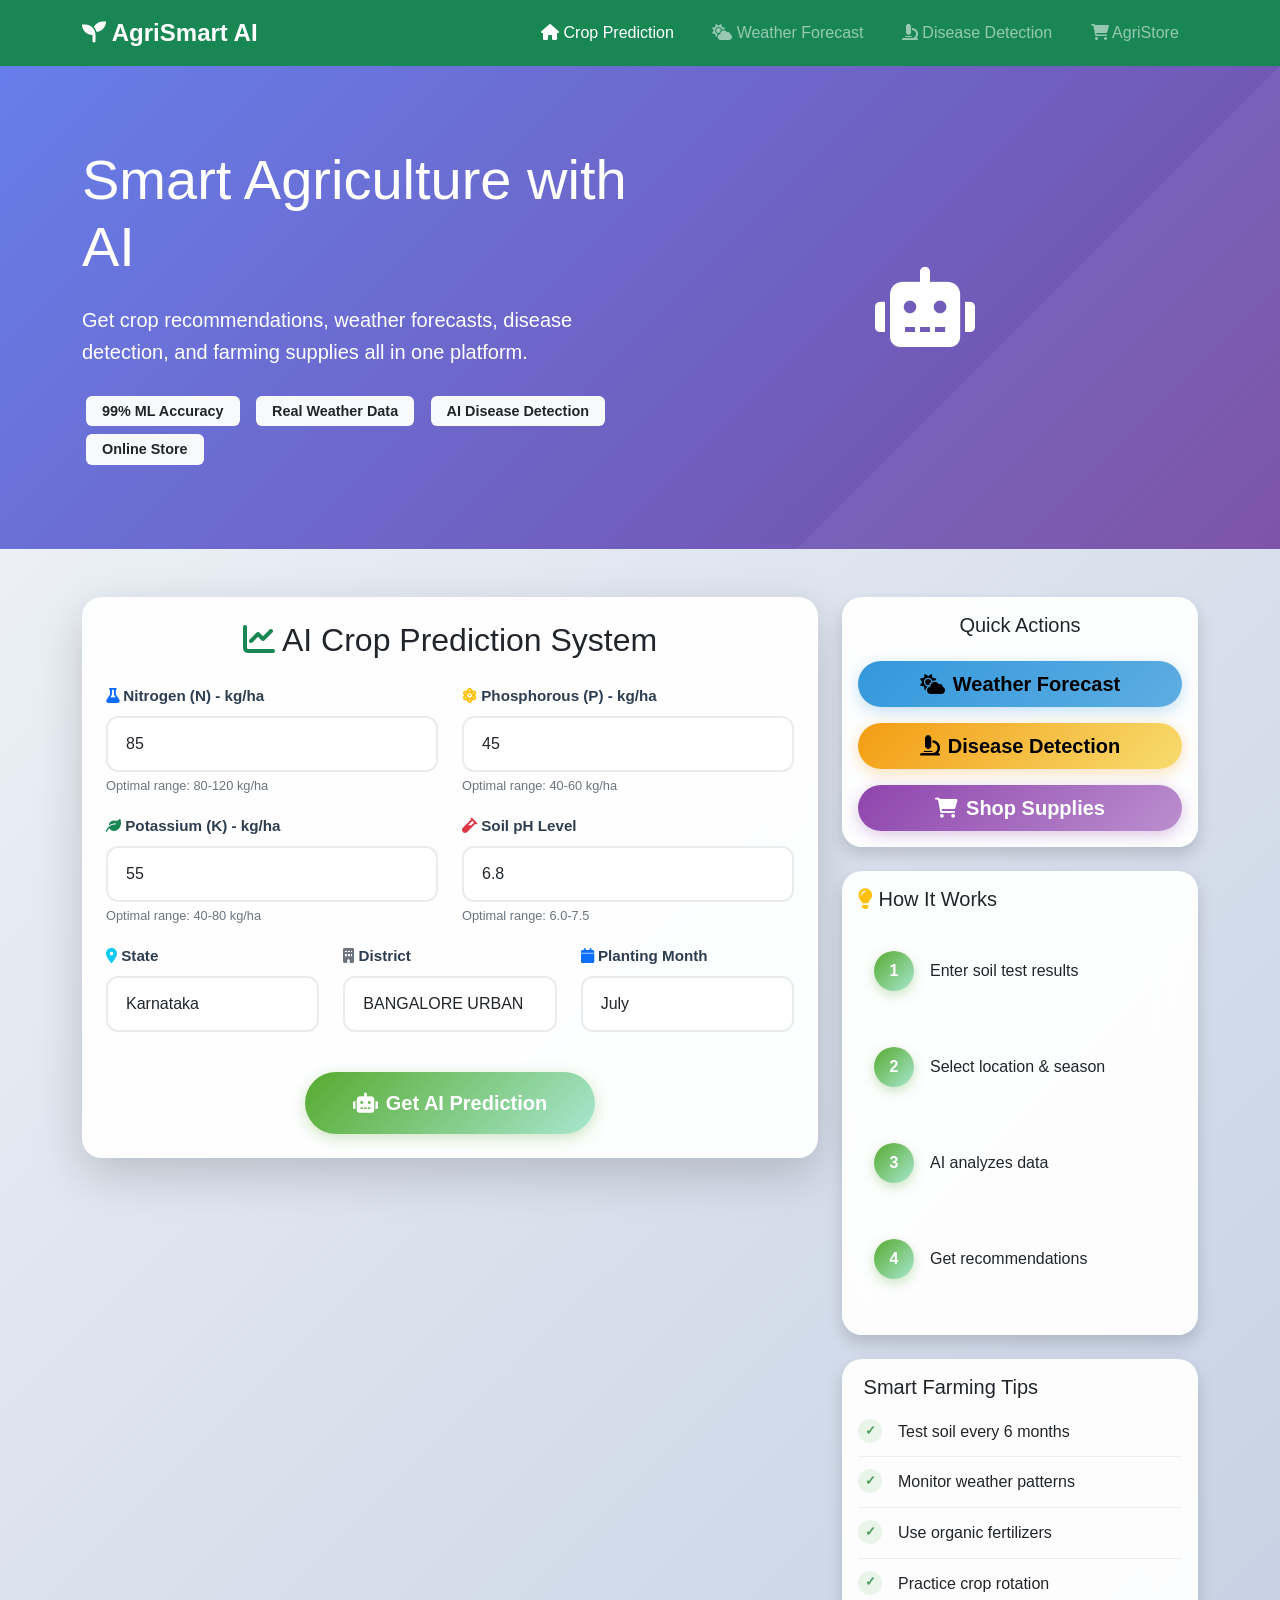
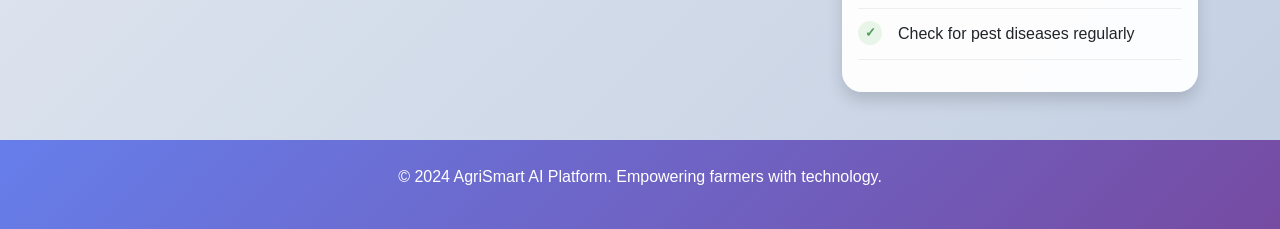
<file: frontend/index.html>
<!DOCTYPE html>
<html lang="en">
<head>
    <meta charset="UTF-8">
    <meta name="viewport" content="width=device-width, initial-scale=1.0">
    <title>AI Crop Prediction Platform - Advanced</title>
    <link href="https://cdn.jsdelivr.net/npm/bootstrap@5.3.0/dist/css/bootstrap.min.css" rel="stylesheet">
    <link href="https://cdnjs.cloudflare.com/ajax/libs/font-awesome/6.0.0/css/all.min.css" rel="stylesheet">
    <link href="style.css" rel="stylesheet">
</head>
<body>
    <!-- Navigation -->
    <nav class="navbar navbar-expand-lg navbar-dark bg-success sticky-top">
        <div class="container">
            <a class="navbar-brand" href="index.html">
                <i class="fas fa-seedling"></i> AgriSmart AI
            </a>
            <button class="navbar-toggler" type="button" data-bs-toggle="collapse" data-bs-target="#navbarNav">
                <span class="navbar-toggler-icon"></span>
            </button>
            <div class="collapse navbar-collapse" id="navbarNav">
                <ul class="navbar-nav ms-auto">
                    <li class="nav-item">
                        <a class="nav-link active" href="index.html">
                            <i class="fas fa-home"></i> Crop Prediction
                        </a>
                    </li>
                    <li class="nav-item">
                        <a class="nav-link" href="weather.html">
                            <i class="fas fa-cloud-sun"></i> Weather Forecast
                        </a>
                    </li>
                    <li class="nav-item">
                        <a class="nav-link" href="disease-detection.html">
                            <i class="fas fa-microscope"></i> Disease Detection
                        </a>
                    </li>
                    <li class="nav-item">
                        <a class="nav-link" href="store.html">
                            <i class="fas fa-shopping-cart"></i> AgriStore
                        </a>
                    </li>
                </ul>
            </div>
        </div>
    </nav>

    <!-- Header -->
    <header class="hero-section">
        <div class="container">
            <div class="row align-items-center">
                <div class="col-lg-6">
                    <h1 class="display-4 text-white mb-4">
                        Smart Agriculture with AI
                    </h1>
                    <p class="lead text-white mb-4">
                        Get crop recommendations, weather forecasts, disease detection, and farming supplies all in one platform.
                    </p>
                    <div class="feature-badges">
                        <span class="badge bg-light text-dark me-2">99% ML Accuracy</span>
                        <span class="badge bg-light text-dark me-2">Real Weather Data</span>
                        <span class="badge bg-light text-dark me-2">AI Disease Detection</span>
                        <span class="badge bg-light text-dark">Online Store</span>
                    </div>
                </div>
                <div class="col-lg-6 text-center">
                    <div class="hero-image">
                        <i class="fas fa-robot display-1 text-white"></i>
                    </div>
                </div>
            </div>
        </div>
    </header>

    <!-- Main Content -->
    <div class="container mt-5">
        <div class="row">
            <!-- Prediction Form -->
            <div class="col-lg-8">
                <div class="card shadow-lg border-0 rounded-4">
                    <div class="card-body p-4">
                        <h2 class="card-title mb-4 text-center">
                            <i class="fas fa-chart-line text-success"></i> 
                            AI Crop Prediction System
                        </h2>
                        
                        <form id="predictionForm">
                            <div class="row">
                                <!-- Soil Parameters -->
                                <div class="col-md-6 mb-3">
                                    <label for="nitrogen" class="form-label">
                                        <i class="fas fa-flask text-primary"></i> Nitrogen (N) - kg/ha
                                    </label>
                                    <input type="number" class="form-control form-control-lg" id="nitrogen" 
                                           placeholder="0-300" min="0" max="300" required>
                                    <div class="form-text">Optimal range: 80-120 kg/ha</div>
                                </div>
                                
                                <div class="col-md-6 mb-3">
                                    <label for="phosphorous" class="form-label">
                                        <i class="fas fa-atom text-warning"></i> Phosphorous (P) - kg/ha
                                    </label>
                                    <input type="number" class="form-control form-control-lg" id="phosphorous" 
                                           placeholder="0-150" min="0" max="150" required>
                                    <div class="form-text">Optimal range: 40-60 kg/ha</div>
                                </div>
                                
                                <div class="col-md-6 mb-3">
                                    <label for="potassium" class="form-label">
                                        <i class="fas fa-leaf text-success"></i> Potassium (K) - kg/ha
                                    </label>
                                    <input type="number" class="form-control form-control-lg" id="potassium" 
                                           placeholder="0-200" min="0" max="200" required>
                                    <div class="form-text">Optimal range: 40-80 kg/ha</div>
                                </div>
                                
                                <div class="col-md-6 mb-3">
                                    <label for="ph" class="form-label">
                                        <i class="fas fa-vial text-danger"></i> Soil pH Level
                                    </label>
                                    <input type="number" step="0.1" class="form-control form-control-lg" id="ph" 
                                           placeholder="0-14" min="0" max="14" required>
                                    <div class="form-text">Optimal range: 6.0-7.5</div>
                                </div>
                            </div>

                            <!-- Location Parameters -->
                            <div class="row">
                                <div class="col-md-4 mb-3">
                                    <label for="state" class="form-label">
                                        <i class="fas fa-map-marker-alt text-info"></i> State
                                    </label>
                                    <select class="form-select form-select-lg" id="state" required>
                                        <option value="">Select State</option>
                                        <option value="ANDHRA PRADESH">Andhra Pradesh</option>
                                        <option value="ASSAM">Assam</option>
                                        <option value="BIHAR">Bihar</option>
                                        <option value="GUJARAT">Gujarat</option>
                                        <option value="HARYANA">Haryana</option>
                                        <option value="KARNATAKA">Karnataka</option>
                                        <option value="KERALA">Kerala</option>
                                        <option value="MADHYA PRADESH">Madhya Pradesh</option>
                                        <option value="MAHARASHTRA">Maharashtra</option>
                                        <option value="PUNJAB">Punjab</option>
                                        <option value="RAJASTHAN">Rajasthan</option>
                                        <option value="TAMIL NADU">Tamil Nadu</option>
                                        <option value="UTTAR PRADESH">Uttar Pradesh</option>
                                        <option value="WEST BENGAL">West Bengal</option>
                                    </select>
                                </div>
                                
                                <div class="col-md-4 mb-3">
                                    <label for="district" class="form-label">
                                        <i class="fas fa-building text-secondary"></i> District
                                    </label>
                                    <select class="form-select form-select-lg" id="district" required>
                                        <option value="">Select District</option>
                                    </select>
                                </div>
                                
                                <div class="col-md-4 mb-3">
                                    <label for="month" class="form-label">
                                        <i class="fas fa-calendar text-primary"></i> Planting Month
                                    </label>
                                    <select class="form-select form-select-lg" id="month" required>
                                        <option value="JAN">January</option>
                                        <option value="FEB">February</option>
                                        <option value="MAR">March</option>
                                        <option value="APR">April</option>
                                        <option value="MAY">May</option>
                                        <option value="JUN">June</option>
                                        <option value="JUL">July</option>
                                        <option value="AUG">August</option>
                                        <option value="SEP">September</option>
                                        <option value="OCT">October</option>
                                        <option value="NOV">November</option>
                                        <option value="DEC">December</option>
                                    </select>
                                </div>
                            </div>

                            <div class="text-center mt-4">
                                <button type="submit" class="btn btn-success btn-lg px-5 py-3 rounded-pill">
                                    <i class="fas fa-robot me-2"></i> Get AI Prediction
                                </button>
                            </div>
                        </form>

                        <!-- Loading -->
                        <div id="loading" class="text-center mt-4" style="display: none;">
                            <div class="spinner-border text-success" style="width: 3rem; height: 3rem;" role="status">
                                <span class="visually-hidden">Processing...</span>
                            </div>
                            <p class="mt-3 text-muted">Analyzing data with AI...</p>
                        </div>
                    </div>
                </div>

                <!-- Weather Forecast Card -->
                <div id="weatherCard" class="card shadow-lg border-0 rounded-4 mt-4" style="display: none;">
                    <div class="card-body">
                        <h4 class="card-title">
                            <i class="fas fa-cloud-sun text-info"></i> Weather Forecast for Selected Location
                        </h4>
                        <div id="weatherContent" class="row">
                            <!-- Weather data will be inserted here -->
                        </div>
                    </div>
                </div>
            </div>

            <!-- Info Sidebar -->
            <div class="col-lg-4">
                <!-- Quick Actions -->
                <div class="card shadow border-0 rounded-4 mb-4">
                    <div class="card-body text-center">
                        <h5 class="card-title mb-4">Quick Actions</h5>
                        <div class="d-grid gap-3">
                            <a href="weather.html" class="btn btn-info btn-lg rounded-pill">
                                <i class="fas fa-cloud-sun me-2"></i> Weather Forecast
                            </a>
                            <a href="disease-detection.html" class="btn btn-warning btn-lg rounded-pill">
                                <i class="fas fa-microscope me-2"></i> Disease Detection
                            </a>
                            <a href="store.html" class="btn btn-primary btn-lg rounded-pill">
                                <i class="fas fa-shopping-cart me-2"></i> Shop Supplies
                            </a>
                        </div>
                    </div>
                </div>

                <!-- How It Works -->
                <div class="card shadow border-0 rounded-4 mb-4">
                    <div class="card-body">
                        <h5 class="card-title">
                            <i class="fas fa-lightbulb text-warning"></i> How It Works
                        </h5>
                        <div class="process-steps">
                            <div class="step-item">
                                <div class="step-number">1</div>
                                <span>Enter soil test results</span>
                            </div>
                            <div class="step-item">
                                <div class="step-number">2</div>
                                <span>Select location & season</span>
                            </div>
                            <div class="step-item">
                                <div class="step-number">3</div>
                                <span>AI analyzes data</span>
                            </div>
                            <div class="step-item">
                                <div class="step-number">4</div>
                                <span>Get recommendations</span>
                            </div>
                        </div>
                    </div>
                </div>

                <!-- Farming Tips -->
                <div class="card shadow border-0 rounded-4">
                    <div class="card-body">
                        <h5 class="card-title">
                            <i class="fas fa-tips text-success"></i> Smart Farming Tips
                        </h5>
                        <ul class="tips-list">
                            <li>Test soil every 6 months</li>
                            <li>Monitor weather patterns</li>
                            <li>Use organic fertilizers</li>
                            <li>Practice crop rotation</li>
                            <li>Check for pest diseases regularly</li>
                        </ul>
                    </div>
                </div>
            </div>
        </div>

        <!-- Results Section -->
        <div id="resultsSection" class="row mt-5" style="display: none;">
            <div class="col-12">
                <div class="card shadow-lg border-0 rounded-4">
                    <div class="card-body p-5">
                        <h3 class="text-center mb-4">
                            <i class="fas fa-award text-success"></i> AI Crop Recommendation
                        </h3>
                        <div id="cropResult">
                            <!-- Results will be inserted here -->
                        </div>
                    </div>
                </div>
            </div>
        </div>
    </div>

    <!-- Footer -->
    <footer class="bg-dark text-white text-center py-4 mt-5">
        <div class="container">
            <p>&copy; 2024 AgriSmart AI Platform. Empowering farmers with technology.</p>
        </div>
    </footer>

    <script src="https://cdn.jsdelivr.net/npm/bootstrap@5.3.0/dist/js/bootstrap.bundle.min.js"></script>
    <script src="script.js"></script>
</body>
</html>
</file>
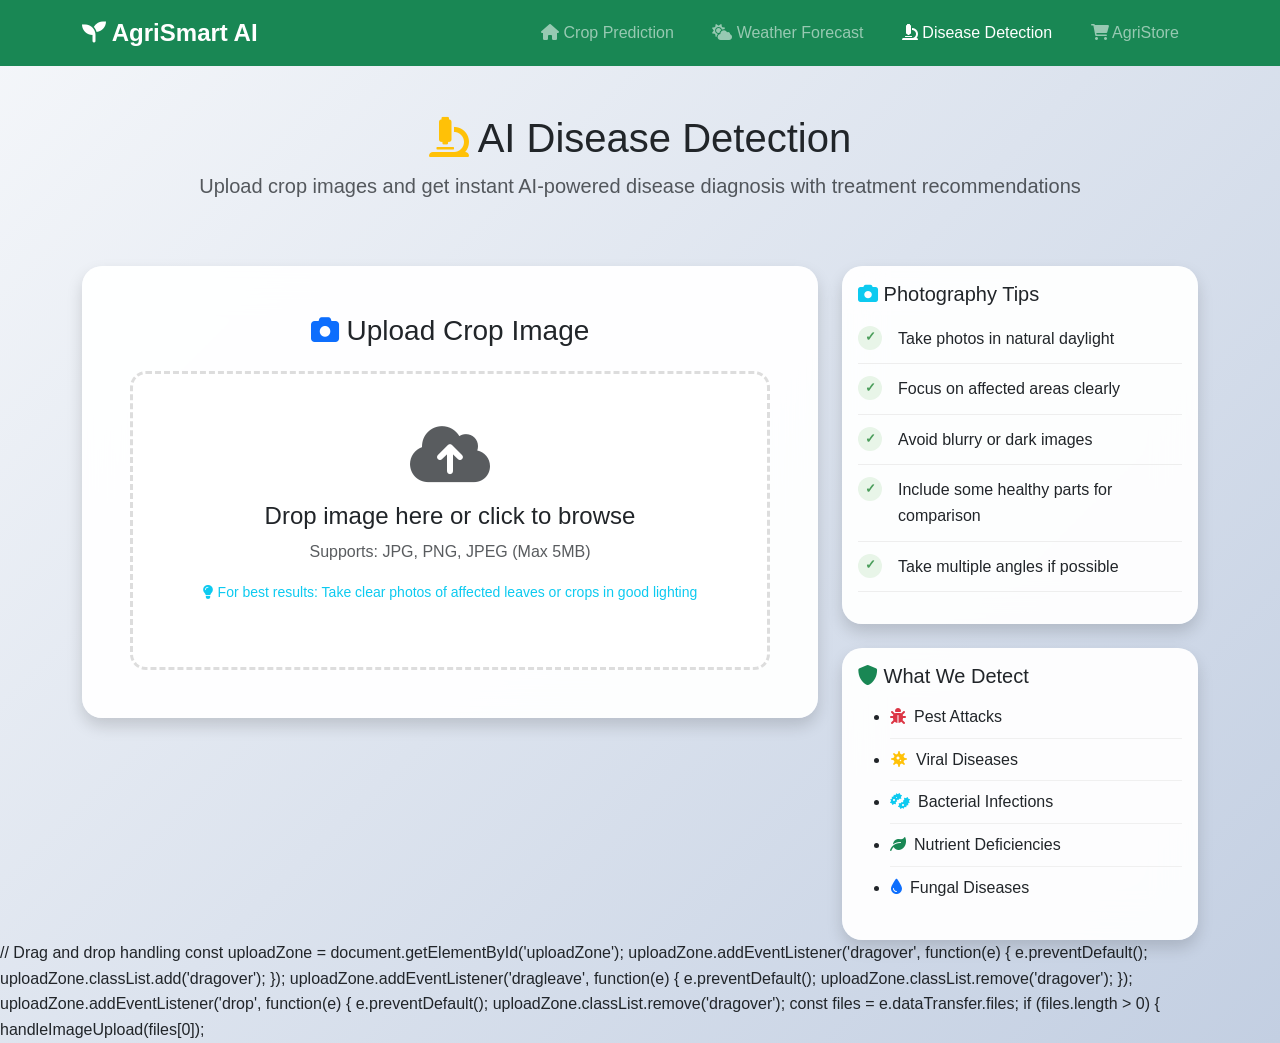
<file: frontend/disease-detection.html>
<!DOCTYPE html>
<html lang="en">
<head>
    <meta charset="UTF-8">
    <meta name="viewport" content="width=device-width, initial-scale=1.0">
    <title>Disease Detection - AgriSmart AI</title>
    <link href="https://cdn.jsdelivr.net/npm/bootstrap@5.3.0/dist/css/bootstrap.min.css" rel="stylesheet">
    <link href="https://cdnjs.cloudflare.com/ajax/libs/font-awesome/6.0.0/css/all.min.css" rel="stylesheet">
    <link href="style.css" rel="stylesheet">
</head>
<body>
    <!-- Navigation -->
    <nav class="navbar navbar-expand-lg navbar-dark bg-success sticky-top">
        <div class="container">
            <a class="navbar-brand" href="index.html">
                <i class="fas fa-seedling"></i> AgriSmart AI
            </a>
            <button class="navbar-toggler" type="button" data-bs-toggle="collapse" data-bs-target="#navbarNav">
                <span class="navbar-toggler-icon"></span>
            </button>
            <div class="collapse navbar-collapse" id="navbarNav">
                <ul class="navbar-nav ms-auto">
                    <li class="nav-item">
                        <a class="nav-link" href="index.html">
                            <i class="fas fa-home"></i> Crop Prediction
                        </a>
                    </li>
                    <li class="nav-item">
                        <a class="nav-link" href="weather.html">
                            <i class="fas fa-cloud-sun"></i> Weather Forecast
                        </a>
                    </li>
                    <li class="nav-item">
                        <a class="nav-link active" href="disease-detection.html">
                            <i class="fas fa-microscope"></i> Disease Detection
                        </a>
                    </li>
                    <li class="nav-item">
                        <a class="nav-link" href="store.html">
                            <i class="fas fa-shopping-cart"></i> AgriStore
                        </a>
                    </li>
                </ul>
            </div>
        </div>
    </nav>

    <div class="container mt-5">
        <div class="row">
            <div class="col-12 text-center mb-5">
                <h1>
                    <i class="fas fa-microscope text-warning"></i> AI Disease Detection
                </h1>
                <p class="lead text-muted">Upload crop images and get instant AI-powered disease diagnosis with treatment recommendations</p>
            </div>
        </div>

        <div class="row justify-content-center">
            <!-- Upload Section -->
            <div class="col-lg-8">
                <div class="card shadow border-0 rounded-4">
                    <div class="card-body p-5">
                        <h3 class="text-center mb-4">
                            <i class="fas fa-camera text-primary"></i> Upload Crop Image
                        </h3>
                        
                        <!-- Upload Zone -->
                        <div class="upload-zone" id="uploadZone" onclick="document.getElementById('imageInput').click()">
                            <div class="upload-content">
                                <i class="fas fa-cloud-upload-alt fa-4x text-muted mb-3"></i>
                                <h4>Drop image here or click to browse</h4>
                                <p class="text-muted">Supports: JPG, PNG, JPEG (Max 5MB)</p>
                                <p class="small text-info">
                                    <i class="fas fa-lightbulb"></i> 
                                    For best results: Take clear photos of affected leaves or crops in good lighting
                                </p>
                            </div>
                            <input type="file" id="imageInput" accept="image/*" style="display: none;">
                        </div>

                        <!-- Preview Section -->
                        <div id="previewSection" class="mt-4" style="display: none;">
                            <div class="row">
                                <div class="col-md-6">
                                    <h5>Original Image</h5>
                                    <img id="originalImage" class="img-fluid rounded-3 border" style="max-height: 300px; object-fit: cover; width: 100%;">
                                </div>
                                <div class="col-md-6">
                                    <h5>Image Details</h5>
                                    <div class="image-info bg-light p-3 rounded-3">
                                        <div class="info-item">
                                            <strong>File Name:</strong> <span id="fileName">-</span>
                                        </div>
                                        <div class="info-item">
                                            <strong>File Size:</strong> <span id="fileSize">-</span>
                                        </div>
                                        <div class="info-item">
                                            <strong>Image Dimensions:</strong> <span id="imageDimensions">-</span>
                                        </div>
                                        <div class="info-item">
                                            <strong>Status:</strong> 
                                            <span class="badge bg-success">Ready for Analysis</span>
                                        </div>
                                    </div>
                                    <div class="mt-3">
                                        <button class="btn btn-warning btn-lg w-100" onclick="analyzeImage()">
                                            <i class="fas fa-search me-2"></i>Analyze with AI
                                        </button>
                                    </div>
                                </div>
                            </div>
                        </div>

                        <!-- Loading Section -->
                        <div id="loadingSection" class="text-center mt-4" style="display: none;">
                            <div class="spinner-border text-warning" style="width: 3rem; height: 3rem;" role="status">
                                <span class="visually-hidden">Analyzing...</span>
                            </div>
                            <h4 class="mt-3">AI is analyzing your crop image...</h4>
                            <p class="text-muted">This may take a few seconds</p>
                        </div>
                    </div>
                </div>
            </div>

            <!-- Tips Sidebar -->
            <div class="col-lg-4">
                <div class="card shadow border-0 rounded-4 mb-4">
                    <div class="card-body">
                        <h5 class="card-title">
                            <i class="fas fa-camera text-info"></i> Photography Tips
                        </h5>
                        <ul class="tips-list">
                            <li>Take photos in natural daylight</li>
                            <li>Focus on affected areas clearly</li>
                            <li>Avoid blurry or dark images</li>
                            <li>Include some healthy parts for comparison</li>
                            <li>Take multiple angles if possible</li>
                        </ul>
                    </div>
                </div>

                <div class="card shadow border-0 rounded-4">
                    <div class="card-body">
                        <h5 class="card-title">
                            <i class="fas fa-shield-alt text-success"></i> What We Detect
                        </h5>
                        <ul class="detection-list">
                            <li><i class="fas fa-bug text-danger me-2"></i>Pest Attacks</li>
                            <li><i class="fas fa-virus text-warning me-2"></i>Viral Diseases</li>
                            <li><i class="fas fa-bacteria text-info me-2"></i>Bacterial Infections</li>
                            <li><i class="fas fa-leaf text-success me-2"></i>Nutrient Deficiencies</li>
                            <li><i class="fas fa-tint text-primary me-2"></i>Fungal Diseases</li>
                        </ul>
                    </div>
                </div>
            </div>
        </div>

        <!-- Results Section -->
        <div id="resultsSection" class="row mt-5" style="display: none;">
            <div class="col-12">
                <div class="card shadow border-0 rounded-4">
                    <div class="card-body p-5">
                        <h3 class="text-center mb-4">
                            <i class="fas fa-stethoscope text-danger"></i> AI Diagnosis Results
                        </h3>
                        <div id="diagnosisContent">
                            <!-- Results will be inserted here -->
                        </div>
                    </div>
                </div>
            </div>
        </div>
    </div>

    <script src="https://cdn.jsdelivr.net/npm/bootstrap@5.3.0/dist/js/bootstrap.bundle.min.js"></script>
    <script>
        let selectedImage = null;

        // File upload handling
        document.getElementById('imageInput').addEventListener('change', function(event) {
            const file = event.target.files[0];
            if (file) {
                handleImageUpload(file);
            }
        });

        function handleImageUpload(file) {
            // Validate file type
            const validTypes = ['image/jpeg', 'image/jpg', 'image/png'];
            if (!validTypes.includes(file.type)) {
                alert('Please upload a valid image file (JPG, JPEG, or PNG)');
                return;
            }

            // Validate file size (5MB limit)
            const maxSize = 5 * 1024 * 1024; // 5MB in bytes
            if (file.size > maxSize) {
                alert('File size must be less than 5MB');
                return;
            }

            selectedImage = file;
            displayImagePreview(file);
        }

        function displayImagePreview(file) {
            const reader = new FileReader();
            
            reader.onload = function(e) {
                document.getElementById('originalImage').src = e.target.result;
                document.getElementById('fileName').textContent = file.name;
                document.getElementById('fileSize').textContent = formatFileSize(file.size);
                
                // Get image dimensions
                const img = new Image();
                img.onload = function() {
                    document.getElementById('imageDimensions').textContent = `${this.width} × ${this.height} pixels`;
                };
                img.src = e.target.result;
                
                document.getElementById('previewSection').style.display = 'block';
                document.getElementById('previewSection').scrollIntoView({ behavior: 'smooth' });
            };
            
            reader.readAsDataURL(file);
        }

        function formatFileSize(bytes) {
            if (bytes === 0) return '0 Bytes';
            const k = 1024;
            const sizes = ['Bytes', 'KB', 'MB', 'GB'];
            const i = Math.floor(Math.log(bytes) / Math.log(k));
            return parseFloat((bytes / Math.pow(k, i)).toFixed(2)) + ' ' + sizes[i];
        }

        async function analyzeImage() {
            if (!selectedImage) {
                alert('Please select an image first');
                return;
            }

            // Show loading
            document.getElementById('loadingSection').style.display = 'block';
            document.getElementById('loadingSection').scrollIntoView({ behavior: 'smooth' });

            try {
                // Try to call backend API for Gemini analysis
                const result = await callGeminiAPI(selectedImage);
                displayResults(result);
            } catch (error) {
                console.error('API call failed, using mock analysis:', error);
                // Fallback to mock analysis
                setTimeout(() => {
                    const mockResult = generateMockDiagnosis();
                    displayResults(mockResult);
                }, 2000);
            } finally {
                document.getElementById('loadingSection').style.display = 'none';
            }
        }

        async function callGeminiAPI(imageFile) {
            // Create FormData to send image
            const formData = new FormData();
            formData.append('image', imageFile);

            const response = await fetch('http://127.0.0.1:8000/analyze-disease', {
                method: 'POST',
                body: formData
            });

            if (!response.ok) {
                throw new Error('API call failed');
            }

            return await response.json();
        }

        function generateMockDiagnosis() {
            const diseases = [
                {
                    name: "Late Blight",
                    confidence: 87,
                    severity: "High",
                    description: "A fungal disease that affects leaves, stems, and fruits, causing brown spots and potential crop loss.",
                    symptoms: ["Dark brown spots on leaves", "White fungal growth on leaf undersides", "Stem lesions", "Fruit rot"],
                    treatment: [
                        "Remove and destroy affected plant parts immediately",
                        "Apply copper-based fungicides every 7-10 days",
                        "Ensure proper air circulation around plants",
                        "Avoid overhead watering",
                        "Use resistant varieties in future plantings"
                    ],
                    prevention: [
                        "Plant disease-resistant varieties",
                        "Ensure proper spacing between plants",
                        "Avoid watering leaves directly",
                        "Remove plant debris after harvest",
                        "Rotate crops annually"
                    ]
                },
                {
                    name: "Powdery Mildew",
                    confidence: 92,
                    severity: "Medium",
                    description: "A common fungal disease that appears as white powdery spots on leaves and stems.",
                    symptoms: ["White powdery coating on leaves", "Yellowing of affected leaves", "Stunted growth", "Reduced fruit quality"],
                    treatment: [
                        "Spray with neem oil or horticultural oil",
                        "Apply baking soda solution (1 tsp per quart water)",
                        "Use sulfur-based fungicides",
                        "Improve air circulation",
                        "Remove affected leaves"
                    ],
                    prevention: [
                        "Plant in sunny, well-ventilated areas",
                        "Avoid overcrowding plants",
                        "Water at soil level, not on leaves",
                        "Choose resistant varieties",
                        "Apply preventive fungicide sprays"
                    ]
                },
                {
                    name: "Bacterial Spot",
                    confidence: 78,
                    severity: "Medium",
                    description: "A bacterial infection causing small, dark spots on leaves and fruits.",
                    symptoms: ["Small dark spots on leaves", "Yellow halos around spots", "Leaf drop", "Fruit lesions"],
                    treatment: [
                        "Apply copper-based bactericides",
                        "Remove infected plant material",
                        "Avoid working with wet plants",
                        "Use drip irrigation instead of sprinklers",
                        "Apply streptomycin if available"
                    ],
                    prevention: [
                        "Use certified disease-free seeds",
                        "Avoid overhead irrigation",
                        "Disinfect tools between plants",
                        "Rotate crops with non-susceptible plants",
                        "Maintain proper plant nutrition"
                    ]
                }
            ];

            // Randomly select a disease for mock diagnosis
            const selectedDisease = diseases[Math.floor(Math.random() * diseases.length)];
            
            return {
                disease: selectedDisease,
                additional_info: {
                    crop_type: "Tomato", // Mock crop type
                    risk_factors: ["High humidity", "Poor air circulation", "Overhead watering"],
                    weather_impact: "Recent humid conditions have increased disease risk",
                    urgency: selectedDisease.severity === "High" ? "Immediate action required" : "Monitor and treat as needed"
                }
            };
        }

        function displayResults(result) {
            const disease = result.disease;
            const diagnosisContent = document.getElementById('diagnosisContent');
            
            diagnosisContent.innerHTML = `
                <div class="row">
                    <div class="col-lg-8">
                        <div class="diagnosis-card mb-4">
                            <div class="d-flex justify-content-between align-items-center mb-3">
                                <h4 class="text-danger mb-0">
                                    <i class="fas fa-exclamation-triangle me-2"></i>
                                    ${disease.name}
                                </h4>
                                <div class="diagnosis-badges">
                                    <span class="badge bg-info fs-6 me-2">
                                        Confidence: ${disease.confidence}%
                                    </span>
                                    <span class="badge ${getSeverityBadgeClass(disease.severity)} fs-6">
                                        ${disease.severity} Risk
                                    </span>
                                </div>
                            </div>
                            
                            <p class="lead mb-4">${disease.description}</p>
                            
                            <div class="row">
                                <div class="col-md-6 mb-4">
                                    <div class="symptoms-card h-100">
                                        <h5 class="text-warning">
                                            <i class="fas fa-list-ul me-2"></i>Symptoms Detected
                                        </h5>
                                        <ul class="symptom-list">
                                            ${disease.symptoms.map(symptom => 
                                                `<li><i class="fas fa-circle text-danger me-2" style="font-size: 0.5rem;"></i>${symptom}</li>`
                                            ).join('')}
                                        </ul>
                                    </div>
                                </div>
                                
                                <div class="col-md-6 mb-4">
                                    <div class="urgency-card h-100">
                                        <h5 class="text-info">
                                            <i class="fas fa-clock me-2"></i>Urgency Level
                                        </h5>
                                        <div class="urgency-info">
                                            <div class="urgency-level ${disease.severity.toLowerCase()}-severity mb-2">
                                                ${result.additional_info.urgency}
                                            </div>
                                            <p class="mb-0">${result.additional_info.weather_impact}</p>
                                        </div>
                                    </div>
                                </div>
                            </div>
                        </div>
                        
                        <div class="treatment-section">
                            <h4 class="text-success mb-3">
                                <i class="fas fa-prescription-bottle-alt me-2"></i>Treatment Recommendations
                            </h4>
                            <div class="treatment-card bg-light p-4 rounded-3 mb-4">
                                <h6 class="text-primary">Immediate Actions:</h6>
                                <ol class="treatment-list">
                                    ${disease.treatment.map(treatment => 
                                        `<li class="mb-2">${treatment}</li>`
                                    ).join('')}
                                </ol>
                            </div>
                            
                            <div class="prevention-card bg-success bg-opacity-10 p-4 rounded-3">
                                <h6 class="text-success">
                                    <i class="fas fa-shield-alt me-2"></i>Prevention for Future
                                </h6>
                                <ul class="prevention-list">
                                    ${disease.prevention.map(prevention => 
                                        `<li class="mb-2">${prevention}</li>`
                                    ).join('')}
                                </ul>
                            </div>
                        </div>
                    </div>
                    
                    <div class="col-lg-4">
                        <div class="info-sidebar">
                            <div class="card border-0 mb-4" style="background: linear-gradient(135deg, #ffeaa7, #fdcb6e);">
                                <div class="card-body text-center">
                                    <i class="fas fa-plant-wilt fa-3x text-warning mb-3"></i>
                                    <h6>Crop Affected</h6>
                                    <p class="mb-0">${result.additional_info.crop_type}</p>
                                </div>
                            </div>
                            
                            <div class="card border-0 mb-4" style="background: linear-gradient(135deg, #ff7675, #fab1a0);">
                                <div class="card-body text-center text-white">
                                    <i class="fas fa-thermometer-three-quarters fa-3x mb-3"></i>
                                    <h6>Risk Factors</h6>
                                    <ul class="list-unstyled mb-0">
                                        ${result.additional_info.risk_factors.map(factor => 
                                            `<li class="small">${factor}</li>`
                                        ).join('')}
                                    </ul>
                                </div>
                            </div>
                            
                            <div class="card border-0" style="background: linear-gradient(135deg, #74b9ff, #0984e3);">
                                <div class="card-body text-center text-white">
                                    <i class="fas fa-phone fa-3x mb-3"></i>
                                    <h6>Need Help?</h6>
                                    <p class="small mb-2">Contact agricultural extension officer</p>
                                    <button class="btn btn-light btn-sm">
                                        <i class="fas fa-phone me-1"></i>Get Support
                                    </button>
                                </div>
                            </div>
                        </div>
                    </div>
                </div>
                
                <div class="text-center mt-4">
                    <button class="btn btn-success btn-lg me-3" onclick="downloadReport()">
                        <i class="fas fa-download me-2"></i>Download Report
                    </button>
                    <button class="btn btn-primary btn-lg" onclick="resetAnalysis()">
                        <i class="fas fa-redo me-2"></i>Analyze Another Image
                    </button>
                </div>
            `;
            
            document.getElementById('resultsSection').style.display = 'block';
            document.getElementById('resultsSection').scrollIntoView({ behavior: 'smooth' });
        }

        function getSeverityBadgeClass(severity) {
            const classes = {
                'High': 'bg-danger',
                'Medium': 'bg-warning',
                'Low': 'bg-success'
            };
            return classes[severity] || 'bg-secondary';
        }

        function downloadReport() {
            alert('Report download feature would be implemented here. The report would include diagnosis details, treatment recommendations, and prevention measures.');
        }

        function resetAnalysis() {
            document.getElementById('previewSection').style.display = 'none';
            document.getElementById('resultsSection').style.display = 'none';
            document.getElementById('imageInput').value = '';
            selectedImage = null;
            
            // Scroll back to upload section
            document.getElementById('uploadZone').scrollIntoView({ behavior: 'smooth' });
        }
    </script>

    <style>
        .upload-zone {
            border: 3px dashed #ddd;
            border-radius: 16px;
            padding: 3rem;
            text-align: center;
            transition: all 0.3s ease;
            cursor: pointer;
            min-height: 200px;
            display: flex;
            align-items: center;
            justify-content: center;
        }

        .upload-zone:hover {
            border-color: #0984e3;
            background: rgba(9, 132, 227, 0.05);
            transform: translateY(-2px);
        }

        .upload-zone.dragover {
            border-color: #00b894;
            background: rgba(0, 184, 148, 0.1);
        }

        .info-item {
            padding: 8px 0;
            border-bottom: 1px solid #eee;
        }

        .info-item:last-child {
            border-bottom: none;
        }

        .detection-list li {
            padding: 8px 0;
            border-bottom: 1px solid #f0f0f0;
        }

        .detection-list li:last-child {
            border-bottom: none;
        }

        .diagnosis-card {
            background: linear-gradient(135deg, #ffeaa7 0%, #fab1a0 100%);
            border-radius: 16px;
            padding: 2rem;
            color: #2d3436;
        }

        .symptoms-card, .urgency-card {
            background: white;
            border-radius: 12px;
            padding: 1.5rem;
            box-shadow: 0 4px 15px rgba(0, 0, 0, 0.1);
        }

        .symptom-list, .treatment-list, .prevention-list {
            list-style: none;
            padding: 0;
        }

        .symptom-list li, .treatment-list li, .prevention-list li {
            padding: 8px 0;
        }

        .high-severity {
            color: #d63031;
            font-weight: bold;
        }

        .medium-severity {
            color: #f39c12;
            font-weight: bold;
        }

        .low-severity {
            color: #00b894;
            font-weight: bold;
        }

        .info-sidebar .card {
            transition: transform 0.3s ease;
        }

        .info-sidebar .card:hover {
            transform: translateY(-5px);
        }
    </style>
</body>
</html>

        // Drag and drop handling
        const uploadZone = document.getElementById('uploadZone');

        uploadZone.addEventListener('dragover', function(e) {
            e.preventDefault();
            uploadZone.classList.add('dragover');
        });

        uploadZone.addEventListener('dragleave', function(e) {
            e.preventDefault();
            uploadZone.classList.remove('dragover');
        });

        uploadZone.addEventListener('drop', function(e) {
            e.preventDefault();
            uploadZone.classList.remove('dragover');
            
            const files = e.dataTransfer.files;
            if (files.length > 0) {
                handleImageUpload(files[0]);
</file>
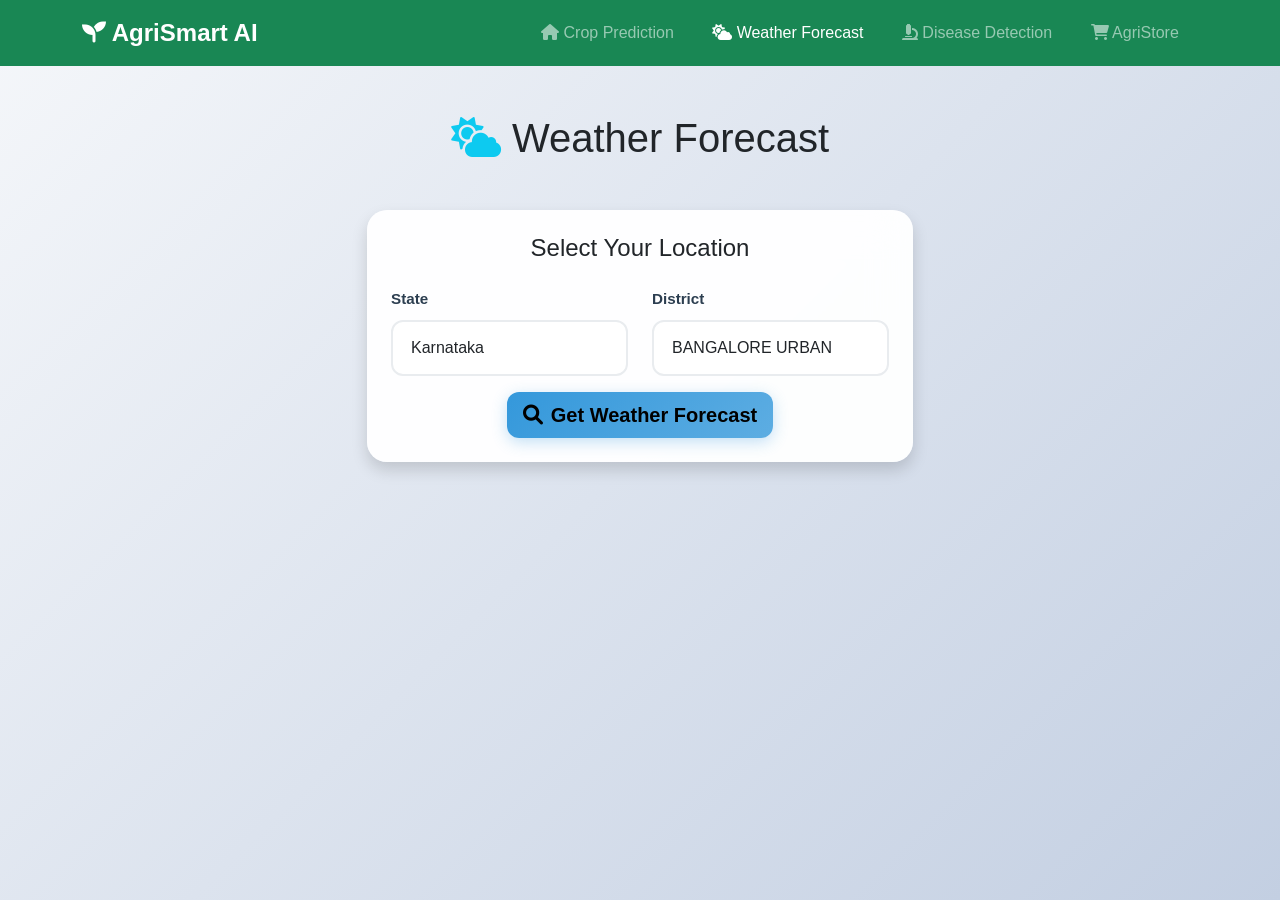
<file: frontend/weather.html>
<!DOCTYPE html>
<html lang="en">
<head>
    <meta charset="UTF-8">
    <meta name="viewport" content="width=device-width, initial-scale=1.0">
    <title>Weather Forecast - AgriSmart AI</title>
    <link href="https://cdn.jsdelivr.net/npm/bootstrap@5.3.0/dist/css/bootstrap.min.css" rel="stylesheet">
    <link href="https://cdnjs.cloudflare.com/ajax/libs/font-awesome/6.0.0/css/all.min.css" rel="stylesheet">
    <link href="style.css" rel="stylesheet">
</head>
<body>
    <!-- Navigation -->
    <nav class="navbar navbar-expand-lg navbar-dark bg-success sticky-top">
        <div class="container">
            <a class="navbar-brand" href="index.html">
                <i class="fas fa-seedling"></i> AgriSmart AI
            </a>
            <button class="navbar-toggler" type="button" data-bs-toggle="collapse" data-bs-target="#navbarNav">
                <span class="navbar-toggler-icon"></span>
            </button>
            <div class="collapse navbar-collapse" id="navbarNav">
                <ul class="navbar-nav ms-auto">
                    <li class="nav-item">
                        <a class="nav-link" href="index.html">
                            <i class="fas fa-home"></i> Crop Prediction
                        </a>
                    </li>
                    <li class="nav-item">
                        <a class="nav-link active" href="weather.html">
                            <i class="fas fa-cloud-sun"></i> Weather Forecast
                        </a>
                    </li>
                    <li class="nav-item">
                        <a class="nav-link" href="disease-detection.html">
                            <i class="fas fa-microscope"></i> Disease Detection
                        </a>
                    </li>
                    <li class="nav-item">
                        <a class="nav-link" href="store.html">
                            <i class="fas fa-shopping-cart"></i> AgriStore
                        </a>
                    </li>
                </ul>
            </div>
        </div>
    </nav>

    <div class="container mt-5">
        <div class="row">
            <div class="col-12">
                <h1 class="text-center mb-5">
                    <i class="fas fa-cloud-sun text-info"></i> Weather Forecast
                </h1>
            </div>
        </div>

        <!-- Location Selection -->
        <div class="row justify-content-center mb-5">
            <div class="col-lg-6">
                <div class="card shadow border-0 rounded-4">
                    <div class="card-body p-4">
                        <h4 class="card-title text-center mb-4">Select Your Location</h4>
                        <div class="row">
                            <div class="col-md-6 mb-3">
                                <label for="weatherState" class="form-label">State</label>
                                <select class="form-select" id="weatherState">
                                    <option value="">Select State</option>
                                    <option value="KARNATAKA">Karnataka</option>
                                    <option value="MAHARASHTRA">Maharashtra</option>
                                    <option value="TAMIL NADU">Tamil Nadu</option>
                                    <option value="PUNJAB">Punjab</option>
                                    <option value="UTTAR PRADESH">Uttar Pradesh</option>
                                </select>
                            </div>
                            <div class="col-md-6 mb-3">
                                <label for="weatherDistrict" class="form-label">District</label>
                                <select class="form-select" id="weatherDistrict">
                                    <option value="">Select District</option>
                                </select>
                            </div>
                        </div>
                        <div class="text-center">
                            <button class="btn btn-info btn-lg" onclick="getWeatherData()">
                                <i class="fas fa-search me-2"></i>Get Weather Forecast
                            </button>
                        </div>
                    </div>
                </div>
            </div>
        </div>

        <!-- Current Weather -->
        <div id="currentWeather" class="row mb-5" style="display: none;">
            <div class="col-12">
                <div class="card shadow border-0 rounded-4 weather-card">
                    <div class="card-body p-5 text-white">
                        <div class="row align-items-center">
                            <div class="col-md-6 text-center">
                                <div class="current-temp display-1 mb-3" id="currentTemp">28°C</div>
                                <div class="weather-desc fs-4" id="weatherDesc">Partly Cloudy</div>
                                <div class="location-name mt-3" id="locationName">Bangalore, Karnataka</div>
                            </div>
                            <div class="col-md-6">
                                <div class="weather-details">
                                    <div class="detail-item">
                                        <i class="fas fa-tint"></i>
                                        <span>Humidity</span>
                                        <strong id="currentHumidity">75%</strong>
                                    </div>
                                    <div class="detail-item">
                                        <i class="fas fa-wind"></i>
                                        <span>Wind Speed</span>
                                        <strong id="currentWind">12 km/h</strong>
                                    </div>
                                    <div class="detail-item">
                                        <i class="fas fa-eye"></i>
                                        <span>Visibility</span>
                                        <strong id="currentVisibility">10 km</strong>
                                    </div>
                                    <div class="detail-item">
                                        <i class="fas fa-thermometer-half"></i>
                                        <span>Feels Like</span>
                                        <strong id="feelsLike">32°C</strong>
                                    </div>
                                </div>
                            </div>
                        </div>
                    </div>
                </div>
            </div>
        </div>

        <!-- 7-Day Forecast -->
        <div id="weeklyForecast" class="row mb-5" style="display: none;">
            <div class="col-12">
                <h3 class="mb-4">7-Day Forecast</h3>
                <div class="row" id="forecastDays">
                    <!-- Forecast days will be inserted here -->
                </div>
            </div>
        </div>

        <!-- Hourly Forecast -->
        <div id="hourlyForecast" class="row mb-5" style="display: none;">
            <div class="col-12">
                <h3 class="mb-4">24-Hour Forecast</h3>
                <div class="card shadow border-0 rounded-4">
                    <div class="card-body">
                        <div class="hourly-scroll" id="hourlyData">
                            <!-- Hourly data will be inserted here -->
                        </div>
                    </div>
                </div>
            </div>
        </div>

        <!-- Agricultural Insights -->
        <div id="agriInsights" class="row mb-5" style="display: none;">
            <div class="col-12">
                <h3 class="mb-4">Agricultural Weather Insights</h3>
                <div class="row">
                    <div class="col-md-4 mb-4">
                        <div class="card h-100 border-0 rounded-4" style="background: linear-gradient(135deg, #ff9a9e 0%, #fecfef 100%);">
                            <div class="card-body text-center text-white">
                                <i class="fas fa-seedling fa-3x mb-3"></i>
                                <h5>Planting Conditions</h5>
                                <p id="plantingAdvice">Good conditions for planting</p>
                            </div>
                        </div>
                    </div>
                    <div class="col-md-4 mb-4">
                        <div class="card h-100 border-0 rounded-4" style="background: linear-gradient(135deg, #a8edea 0%, #fed6e3 100%);">
                            <div class="card-body text-center">
                                <i class="fas fa-tint fa-3x mb-3 text-info"></i>
                                <h5>Irrigation Advice</h5>
                                <p id="irrigationAdvice">Moderate irrigation needed</p>
                            </div>
                        </div>
                    </div>
                    <div class="col-md-4 mb-4">
                        <div class="card h-100 border-0 rounded-4" style="background: linear-gradient(135deg, #ffecd2 0%, #fcb69f 100%);">
                            <div class="card-body text-center">
                                <i class="fas fa-bug fa-3x mb-3 text-warning"></i>
                                <h5>Pest Alert</h5>
                                <p id="pestAlert">Low pest activity expected</p>
                            </div>
                        </div>
                    </div>
                </div>
            </div>
        </div>
    </div>

    <script src="https://cdn.jsdelivr.net/npm/bootstrap@5.3.0/dist/js/bootstrap.bundle.min.js"></script>
    <script>
        const stateDistricts = {
            "KARNATAKA": ["BANGALORE URBAN", "MYSORE", "MANGALORE", "HUBLI", "BELGAUM"],
            "MAHARASHTRA": ["MUMBAI", "PUNE", "NASHIK", "AURANGABAD", "NAGPUR"],
            "TAMIL NADU": ["CHENNAI", "COIMBATORE", "MADURAI", "SALEM", "TIRUPUR"],
            "PUNJAB": ["AMRITSAR", "LUDHIANA", "JALANDHAR", "PATIALA", "BATHINDA"],
            "UTTAR PRADESH": ["LUCKNOW", "KANPUR", "AGRA", "VARANASI", "ALLAHABAD"]
        };

        document.getElementById('weatherState').addEventListener('change', function() {
            const state = this.value;
            const districtSelect = document.getElementById('weatherDistrict');
            
            districtSelect.innerHTML = '<option value="">Select District</option>';
            
            if (state && stateDistricts[state]) {
                stateDistricts[state].forEach(district => {
                    const option = document.createElement('option');
                    option.value = district;
                    option.textContent = district;
                    districtSelect.appendChild(option);
                });
            }
        });

        async function getWeatherData() {
            const state = document.getElementById('weatherState').value;
            const district = document.getElementById('weatherDistrict').value;
            
            if (!state || !district) {
                alert('Please select both state and district');
                return;
            }
            
            // Show loading
            const button = event.target;
            const originalText = button.innerHTML;
            button.innerHTML = '<i class="fas fa-spinner fa-spin me-2"></i>Loading...';
            button.disabled = true;
            
            try {
                // Simulate API call
                await new Promise(resolve => setTimeout(resolve, 1500));
                
                // Generate mock weather data
                const weatherData = generateWeatherData(state, district);
                displayWeatherData(weatherData, state, district);
                
            } catch (error) {
                console.error('Weather data error:', error);
                alert('Error fetching weather data');
            } finally {
                button.innerHTML = originalText;
                button.disabled = false;
            }
        }

        function generateWeatherData(state, district) {
            const currentTemp = Math.round(25 + Math.random() * 10);
            const humidity = Math.round(60 + Math.random() * 30);
            const windSpeed = Math.round(5 + Math.random() * 15);
            
            const weatherConditions = ['Sunny', 'Partly Cloudy', 'Cloudy', 'Light Rain'];
            const currentCondition = weatherConditions[Math.floor(Math.random() * weatherConditions.length)];
            
            // Generate 7-day forecast
            const forecast = [];
            const days = ['Today', 'Tomorrow', 'Wed', 'Thu', 'Fri', 'Sat', 'Sun'];
            
            for (let i = 0; i < 7; i++) {
                forecast.push({
                    day: days[i],
                    high: Math.round(currentTemp + Math.random() * 6 - 3),
                    low: Math.round(currentTemp - 5 + Math.random() * 4),
                    condition: weatherConditions[Math.floor(Math.random() * weatherConditions.length)],
                    rain: Math.round(Math.random() * 20),
                    humidity: Math.round(humidity + Math.random() * 20 - 10)
                });
            }
            
            // Generate hourly forecast
            const hourly = [];
            for (let i = 0; i < 24; i++) {
                const hour = new Date();
                hour.setHours(hour.getHours() + i);
                
                hourly.push({
                    time: hour.getHours() + ':00',
                    temp: Math.round(currentTemp + Math.sin(i * Math.PI / 12) * 5),
                    condition: weatherConditions[Math.floor(Math.random() * weatherConditions.length)],
                    rain: Math.round(Math.random() * 5)
                });
            }
            
            return {
                current: {
                    temp: currentTemp,
                    condition: currentCondition,
                    humidity: humidity,
                    windSpeed: windSpeed,
                    visibility: Math.round(8 + Math.random() * 4),
                    feelsLike: Math.round(currentTemp + 2 + Math.random() * 4)
                },
                forecast: forecast,
                hourly: hourly
            };
        }

        function displayWeatherData(data, state, district) {
            // Display current weather
            document.getElementById('currentTemp').textContent = data.current.temp + '°C';
            document.getElementById('weatherDesc').textContent = data.current.condition;
            document.getElementById('locationName').textContent = `${district}, ${state}`;
            document.getElementById('currentHumidity').textContent = data.current.humidity + '%';
            document.getElementById('currentWind').textContent = data.current.windSpeed + ' km/h';
            document.getElementById('currentVisibility').textContent = data.current.visibility + ' km';
            document.getElementById('feelsLike').textContent = data.current.feelsLike + '°C';
            
            // Display 7-day forecast
            const forecastDays = document.getElementById('forecastDays');
            forecastDays.innerHTML = data.forecast.map(day => `
                <div class="col-md-3 mb-3">
                    <div class="card h-100 border-0 rounded-4 text-center" style="background: linear-gradient(135deg, #667eea 0%, #764ba2 100%);">
                        <div class="card-body text-white">
                            <h6 class="mb-3">${day.day}</h6>
                            <div class="weather-icon mb-3">
                                <i class="fas ${getWeatherIcon(day.condition)} fa-2x"></i>
                            </div>
                            <div class="temp-range mb-2">
                                <strong>${day.high}°</strong> / <span>${day.low}°</span>
                            </div>
                            <div class="condition mb-2">${day.condition}</div>
                            <div class="rain-chance">
                                <i class="fas fa-tint"></i> ${day.rain}%
                            </div>
                        </div>
                    </div>
                </div>
            `).join('');
            
            // Display hourly forecast
            const hourlyData = document.getElementById('hourlyData');
            hourlyData.innerHTML = data.hourly.slice(0, 12).map(hour => `
                <div class="hourly-item">
                    <div class="hour-time">${hour.time}</div>
                    <i class="fas ${getWeatherIcon(hour.condition)}"></i>
                    <div class="hour-temp">${hour.temp}°</div>
                    <div class="hour-rain">${hour.rain}%</div>
                </div>
            `).join('');
            
            // Generate agricultural insights
            generateAgriInsights(data);
            
            // Show all sections
            document.getElementById('currentWeather').style.display = 'block';
            document.getElementById('weeklyForecast').style.display = 'block';
            document.getElementById('hourlyForecast').style.display = 'block';
            document.getElementById('agriInsights').style.display = 'block';
            
            // Smooth scroll to results
            document.getElementById('currentWeather').scrollIntoView({ behavior: 'smooth' });
        }

        function getWeatherIcon(condition) {
            const icons = {
                'Sunny': 'fa-sun',
                'Partly Cloudy': 'fa-cloud-sun',
                'Cloudy': 'fa-cloud',
                'Light Rain': 'fa-cloud-rain',
                'Rain': 'fa-cloud-rain'
            };
            return icons[condition] || 'fa-sun';
        }

        function generateAgriInsights(data) {
            const temp = data.current.temp;
            const humidity = data.current.humidity;
            const avgRain = data.forecast.reduce((sum, day) => sum + day.rain, 0) / 7;
            
            let plantingAdvice, irrigationAdvice, pestAlert;
            
            if (temp >= 25 && temp <= 35 && humidity >= 60) {
                plantingAdvice = "Excellent conditions for most crops";
            } else if (temp > 35) {
                plantingAdvice = "Hot weather - consider heat-resistant varieties";
            } else {
                plantingAdvice = "Cool weather - suitable for winter crops";
            }
            
            if (avgRain > 15) {
                irrigationAdvice = "Reduce irrigation due to expected rainfall";
            } else if (avgRain < 5 && temp > 30) {
                irrigationAdvice = "Increase irrigation frequency";
            } else {
                irrigationAdvice = "Maintain regular irrigation schedule";
            }
            
            if (humidity > 80 && temp > 25) {
                pestAlert = "High humidity may increase disease risk";
            } else if (temp > 35) {
                pestAlert = "Hot weather may stress plants";
            } else {
                pestAlert = "Favorable conditions, monitor regularly";
            }
            
            document.getElementById('plantingAdvice').textContent = plantingAdvice;
            document.getElementById('irrigationAdvice').textContent = irrigationAdvice;
            document.getElementById('pestAlert').textContent = pestAlert;
        }

        // Initialize with default data
        document.addEventListener('DOMContentLoaded', function() {
            document.getElementById('weatherState').value = 'KARNATAKA';
            document.getElementById('weatherState').dispatchEvent(new Event('change'));
            
            setTimeout(() => {
                document.getElementById('weatherDistrict').value = 'BANGALORE URBAN';
            }, 100);
        });
    </script>

    <style>
        .weather-card {
            background: linear-gradient(135deg, #74b9ff 0%, #0984e3 100%);
        }
        
        .detail-item {
            display: flex;
            justify-content: space-between;
            align-items: center;
            padding: 10px 0;
            border-bottom: 1px solid rgba(255,255,255,0.2);
        }
        
        .detail-item:last-child {
            border-bottom: none;
        }
        
        .hourly-scroll {
            display: flex;
            overflow-x: auto;
            gap: 1rem;
            padding: 1rem 0;
        }
        
        .hourly-item {
            min-width: 120px;
            text-align: center;
            padding: 1rem;
            background: #f8f9fa;
            border-radius: 10px;
            border: 1px solid #e9ecef;
        }
        
        .hour-time {
            font-weight: bold;
            margin-bottom: 0.5rem;
        }
        
        .hour-temp {
            font-size: 1.2rem;
            font-weight: bold;
            margin: 0.5rem 0;
        }
        
        .hour-rain {
            color: #0984e3;
            font-size: 0.9rem;
        }
    </style>
</body>
</html>
</file>
<file: frontend/style.css>
/* Enhanced style.css */

:root {
    --primary-green: #2d6e3b;
    --secondary-green: #4a9d5a;
    --light-green: #e8f5e8;
    --accent-blue: #3498db;
    --accent-orange: #f39c12;
    --accent-red: #e74c3c;
    --text-dark: #2c3e50;
    --gradient-primary: linear-gradient(135deg, #667eea 0%, #764ba2 100%);
    --gradient-success: linear-gradient(135deg, #56ab2f 0%, #a8e6cf 100%);
    --shadow-soft: 0 10px 30px rgba(0, 0, 0, 0.1);
    --shadow-hover: 0 20px 40px rgba(0, 0, 0, 0.15);
}

* {
    box-sizing: border-box;
}

body {
    font-family: 'Inter', 'Segoe UI', Tahoma, Geneva, Verdana, sans-serif;
    background: linear-gradient(135deg, #f5f7fa 0%, #c3cfe2 100%);
    min-height: 100vh;
    margin: 0;
    padding: 0;
    line-height: 1.6;
}

/* Navigation */
.navbar-brand {
    font-weight: 800;
    font-size: 1.5rem;
}

.nav-link {
    font-weight: 500;
    padding: 0.75rem 1rem !important;
    border-radius: 8px;
    margin: 0 0.2rem;
    transition: all 0.3s ease;
}

.nav-link:hover {
    background: rgba(255, 255, 255, 0.1);
    transform: translateY(-2px);
}

/* Hero Section */
.hero-section {
    background: var(--gradient-primary);
    padding: 80px 0;
    position: relative;
    overflow: hidden;
}

.hero-section::before {
    content: '';
    position: absolute;
    top: 0;
    left: 0;
    right: 0;
    bottom: 0;
    background: url('data:image/svg+xml,<svg xmlns="http://www.w3.org/2000/svg" viewBox="0 0 1000 1000"><polygon fill="rgba(255,255,255,0.05)" points="0,1000 1000,0 1000,1000"/></svg>');
    background-size: cover;
}

.hero-section .container {
    position: relative;
    z-index: 2;
}

.feature-badges .badge {
    font-size: 0.9rem;
    padding: 8px 16px;
    margin: 4px;
}

.hero-image {
    animation: float 6s ease-in-out infinite;
}

@keyframes float {
    0%, 100% { transform: translateY(0px); }
    50% { transform: translateY(-20px); }
}

/* Cards */
.card {
    border: none;
    transition: all 0.4s cubic-bezier(0.175, 0.885, 0.32, 1.275);
    backdrop-filter: blur(20px);
    background: rgba(255, 255, 255, 0.95);
}

.card:hover {
    transform: translateY(-10px);
    box-shadow: var(--shadow-hover);
}

.rounded-4 {
    border-radius: 20px !important;
}

/* Form Styling */
.form-control, .form-select {
    border: 2px solid #e9ecef;
    border-radius: 12px;
    padding: 14px 18px;
    font-size: 1rem;
    transition: all 0.3s ease;
    background: rgba(255, 255, 255, 0.9);
}

.form-control:focus, .form-select:focus {
    border-color: var(--accent-blue);
    box-shadow: 0 0 0 0.25rem rgba(52, 152, 219, 0.15);
    transform: translateY(-2px);
}

.form-control.is-valid {
    border-color: var(--secondary-green);
    box-shadow: 0 0 0 0.25rem rgba(74, 157, 90, 0.15);
}

.form-control.is-invalid {
    border-color: var(--accent-red);
    box-shadow: 0 0 0 0.25rem rgba(231, 76, 60, 0.15);
}

.form-label {
    font-weight: 600;
    color: var(--text-dark);
    margin-bottom: 8px;
    font-size: 0.95rem;
}

.form-text {
    font-size: 0.8rem;
    color: #6c757d;
    margin-top: 4px;
}

/* Buttons */
.btn {
    font-weight: 600;
    border-radius: 12px;
    transition: all 0.3s cubic-bezier(0.175, 0.885, 0.32, 1.275);
    border: none;
    text-decoration: none;
    display: inline-flex;
    align-items: center;
    justify-content: center;
}

.btn:hover {
    transform: translateY(-3px);
    box-shadow: 0 8px 25px rgba(0, 0, 0, 0.15);
}

.btn-success {
    background: var(--gradient-success);
    box-shadow: 0 4px 15px rgba(86, 171, 47, 0.3);
}

.btn-info {
    background: linear-gradient(135deg, #3498db, #5dade2);
    box-shadow: 0 4px 15px rgba(52, 152, 219, 0.3);
}

.btn-warning {
    background: linear-gradient(135deg, #f39c12, #f7dc6f);
    box-shadow: 0 4px 15px rgba(243, 156, 18, 0.3);
}

.btn-primary {
    background: linear-gradient(135deg, #8e44ad, #bb8fce);
    box-shadow: 0 4px 15px rgba(142, 68, 173, 0.3);
}

.rounded-pill {
    border-radius: 50px !important;
}

/* Process Steps */
.process-steps .step-item {
    display: flex;
    align-items: center;
    margin: 1.5rem 0;
    padding: 1rem;
    border-radius: 12px;
    transition: all 0.3s ease;
}

.process-steps .step-item:hover {
    background: var(--light-green);
    transform: translateX(8px);
}

.step-number {
    background: var(--gradient-success);
    color: white;
    border-radius: 50%;
    width: 40px;
    height: 40px;
    display: flex;
    align-items: center;
    justify-content: center;
    margin-right: 1rem;
    font-weight: bold;
    font-size: 1rem;
    box-shadow: 0 4px 12px rgba(86, 171, 47, 0.3);
}

/* Tips List */
.tips-list {
    list-style: none;
    padding: 0;
}

.tips-list li {
    padding: 12px 0;
    border-bottom: 1px solid #eee;
    position: relative;
    padding-left: 2.5rem;
    transition: all 0.3s ease;
}

.tips-list li:hover {
    background: rgba(74, 157, 90, 0.05);
    padding-left: 3rem;
    border-radius: 8px;
}

.tips-list li:before {
    content: "✓";
    color: var(--secondary-green);
    font-weight: bold;
    position: absolute;
    left: 0;
    top: 12px;
    width: 24px;
    height: 24px;
    background: var(--light-green);
    border-radius: 50%;
    display: flex;
    align-items: center;
    justify-content: center;
    font-size: 0.8rem;
}

/* Results Section */
.crop-result {
    animation: slideInUp 0.6s ease-out;
}

@keyframes slideInUp {
    from {
        opacity: 0;
        transform: translateY(30px);
    }
    to {
        opacity: 1;
        transform: translateY(0);
    }
}

.crop-image {
    max-width: 100%;
    height: 250px;
    object-fit: cover;
    border-radius: 16px;
    margin: 1rem 0;
    box-shadow: var(--shadow-soft);
    transition: all 0.3s ease;
}

.crop-image:hover {
    transform: scale(1.05);
    box-shadow: var(--shadow-hover);
}

/* Weather Cards */
.weather-card {
    background: linear-gradient(135deg, #74b9ff, #0984e3);
    color: white;
    border-radius: 16px;
    padding: 1.5rem;
    margin: 1rem 0;
    box-shadow: 0 8px 25px rgba(116, 185, 255, 0.3);
    transition: all 0.3s ease;
}

.weather-card:hover {
    transform: translateY(-5px);
    box-shadow: 0 12px 35px rgba(116, 185, 255, 0.4);
}

.weather-item {
    display: flex;
    justify-content: space-between;
    align-items: center;
    margin: 0.5rem 0;
    padding: 0.5rem;
    border-radius: 8px;
    background: rgba(255, 255, 255, 0.1);
}

/* Disease Detection Styles */
.upload-zone {
    border: 3px dashed #ddd;
    border-radius: 16px;
    padding: 3rem;
    text-align: center;
    transition: all 0.3s ease;
    background: rgba(255, 255, 255, 0.9);
    cursor: pointer;
}

.upload-zone:hover {
    border-color: var(--accent-blue);
    background: rgba(52, 152, 219, 0.05);
    transform: translateY(-2px);
}

.upload-zone.dragover {
    border-color: var(--secondary-green);
    background: rgba(74, 157, 90, 0.05);
}

/* Store Styles */
.product-card {
    transition: all 0.3s ease;
    border: none;
    border-radius: 16px;
    overflow: hidden;
    background: white;
    box-shadow: var(--shadow-soft);
}

.product-card:hover {
    transform: translateY(-8px);
    box-shadow: var(--shadow-hover);
}

.product-image {
    width: 100%;
    height: 200px;
    object-fit: cover;
}

.price-tag {
    background: var(--gradient-success);
    color: white;
    border-radius: 20px;
    padding: 4px 12px;
    font-weight: bold;
    font-size: 0.9rem;
}

.cart-badge {
    position: fixed;
    top: 20px;
    right: 20px;
    z-index: 1000;
    background: var(--accent-red);
    color: white;
    border-radius: 50%;
    width: 50px;
    height: 50px;
    display: flex;
    align-items: center;
    justify-content: center;
    font-weight: bold;
    box-shadow: 0 4px 15px rgba(231, 76, 60, 0.3);
    cursor: pointer;
    transition: all 0.3s ease;
}

.cart-badge:hover {
    transform: scale(1.1);
}

/* Loading Animation */
.spinner-border {
    animation: spin 1s linear infinite;
}

@keyframes spin {
    0% { transform: rotate(0deg); }
    100% { transform: rotate(360deg); }
}

/* Responsive Design */
@media (max-width: 768px) {
    .hero-section {
        padding: 60px 0;
    }
    
    .display-4 {
        font-size: 2rem;
    }
    
    .card-body {
        padding: 2rem 1.5rem;
    }
    
    .process-steps .step-item {
        flex-direction: column;
        text-align: center;
    }
    
    .step-number {
        margin-right: 0;
        margin-bottom: 0.5rem;
    }
    
    .crop-image {
        height: 200px;
    }
}

@media (max-width: 576px) {
    .container {
        padding: 0 15px;
    }
    
    .btn-lg {
        padding: 10px 20px;
        font-size: 1rem;
    }
    
    .navbar-brand {
        font-size: 1.2rem;
    }
}

/* Animations */
.fade-in {
    animation: fadeIn 0.6s ease-out;
}

@keyframes fadeIn {
    from { opacity: 0; }
    to { opacity: 1; }
}

.slide-in {
    animation: slideIn 0.6s ease-out;
}

@keyframes slideIn {
    from {
        opacity: 0;
        transform: translateX(-30px);
    }
    to {
        opacity: 1;
        transform: translateX(0);
    }
}

/* Footer */
footer {
    background: var(--gradient-primary) !important;
}

/* Custom Scrollbar */
::-webkit-scrollbar {
    width: 8px;
}

::-webkit-scrollbar-track {
    background: #f1f1f1;
}

::-webkit-scrollbar-thumb {
    background: var(--secondary-green);
    border-radius: 4px;
}

::-webkit-scrollbar-thumb:hover {
    background: var(--primary-green);
}
</file>
